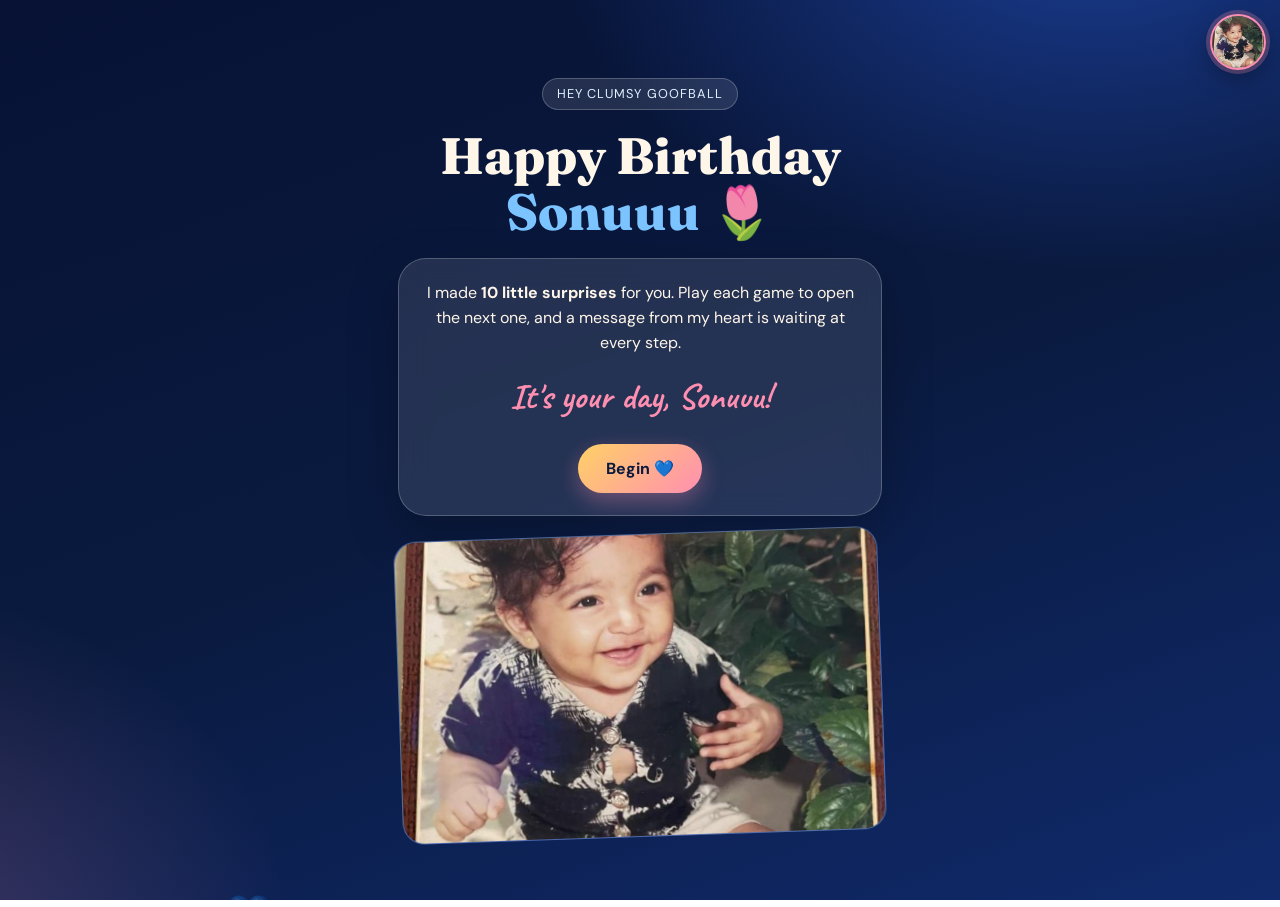
<file: index.html>
<!doctype html>
<html lang="en">
<head>
<meta charset="utf-8">
<meta name="viewport" content="width=device-width,initial-scale=1">
<meta name="robots" content="noindex">
<title>Home Girl💙</title>
<link rel="stylesheet" href="css/style.css">
</head>
<body data-home>
<main class="wrap center">
  <span class="tag">Hey Clumsy GoofBall</span>
  <h1>Happy Birthday<br><em>Sonuuu</em> 🌷</h1>
  <section class="card">
    <p>I made <b>10 little surprises</b> for you. Play each game to open the next one, and a message from my heart is waiting at every step.</p>
    <div id="cd" class="countdown"></div>
    <p id="status" class="script"></p>
    <p id="go" class="nextwrap" hidden><a class="btn" href="surprise2.html">Begin 💙</a></p>
  </section>
  <div class="photo wide tilt" data-src="images/sonia.jpg" data-label="Sonuuu"></div>
</main>
<script src="js/app.js"></script>
<script>
  (function(){
    var s = document.getElementById('status');
    function open(){
      document.getElementById('cd').hidden = true;
      s.textContent = "It's your day, Sonuuu!";
      document.getElementById('go').hidden = false;
    }
    if (SB.preview || new Date() >= SB.UNLOCK) { open(); }
    else { s.textContent = 'Your surprises open at midnight...'; SB.countdown(document.getElementById('cd'), open); }
  })();
</script>
</body>
</html>
</file>
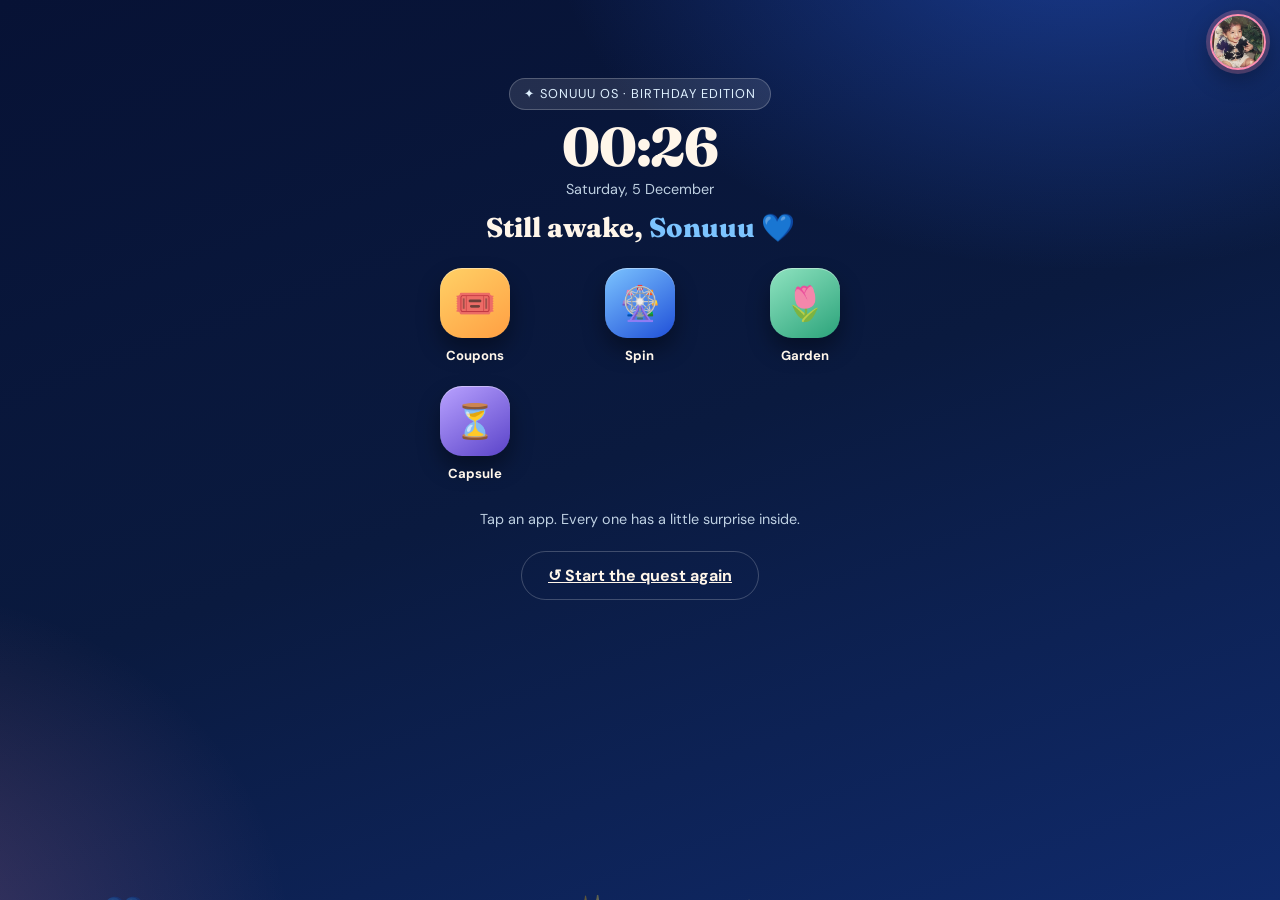
<file: keepsakes.html>
<!doctype html>
<html lang="en">
<head>
<meta charset="utf-8">
<meta name="viewport" content="width=device-width,initial-scale=1">
<meta name="robots" content="noindex">
<title>Sonuuu OS · Keepsakes</title>
<link rel="stylesheet" href="css/style.css">
<link rel="stylesheet" href="css/keepsakes.css">
</head>
<body data-gift="11">
<main class="wrap" id="os">

  <header class="lockscreen center" id="lockscreen">
    <span class="tag">✦ Sonuuu OS · birthday edition</span>
    <p class="clock" id="clock">--:--</p>
    <p class="hint" id="date"></p>
    <h1 id="hello">Hello, <em>Sonuuu</em> 💙</h1>
  </header>

  <section class="apps" id="home" aria-label="Apps">
    <button class="app a-coupons" data-app="coupons"><span class="ico">🎟️</span><b>Coupons</b><i class="badge" id="bd-coupons"></i></button>
    <button class="app a-wheel" data-app="wheel"><span class="ico">🎡</span><b>Spin</b></button>
    <!-- <button class="app a-momo" data-app="momo"><span class="ico">🥟</span><b>Magic Momo</b></button> -->
    <button class="app a-garden" data-app="garden"><span class="ico">🌷</span><b>Garden</b></button>
    <button class="app a-capsule" data-app="capsule"><span class="ico">⏳</span><b>Capsule</b></button>
  </section>
  <p class="hint center" id="homehint">Tap an app. Every one has a little surprise inside.</p>
  <p class="center" id="replay"><a class="btn ghost" href="index.html">↺ Start the quest again</a></p>

  <!-- ===== Open When ===== -->
  <section class="panel" id="p-letters" hidden>
    <div class="pbar"><button class="back">‹ Home</button><h2>Open When</h2></div>
    <p class="hint">Open each one only when the moment is right. They will wait for you.</p>
    <div class="envs" id="envs"></div>
  </section>

  <!-- ===== Coupons ===== -->
  <section class="panel" id="p-coupons" hidden>
    <div class="pbar"><button class="back">‹ Home</button><h2>Coupons</h2></div>
    <p class="hint">Scratch to reveal, then redeem. They never expire.</p>
    <div class="coupons" id="coupons"></div>
  </section>

  <!-- ===== Wheel ===== -->
  <section class="panel center" id="p-wheel" hidden>
    <div class="pbar"><button class="back">‹ Home</button><h2>Spin the Wheel</h2></div>
    <p class="hint">Whatever it lands on, I owe you.</p>
    <div class="wheelwrap">
      <div class="pointer"></div>
      <div class="wheel" id="wheel"></div>
      <div class="hub">💙</div>
    </div>
    <button class="btn" id="spin">Spin</button>
    <div class="card prize" id="prize" aria-live="polite">&nbsp;</div>
  </section>

  <!-- ===== Magic Momo ===== -->
  <section class="panel center" id="p-momo" hidden>
    <div class="pbar"><button class="back">‹ Home</button><h2>Magic Momo</h2></div>
    <p class="hint">Think of a question. Then give the momo a tap.</p>
    <button class="momo" id="momo" aria-label="Ask the magic momo">🥟</button>
    <div class="card answer" id="answer" aria-live="polite">Ask me anything...</div>
  </section>

  <!-- ===== Garden ===== -->
  <section class="panel center" id="p-garden" hidden>
    <div class="pbar"><button class="back">‹ Home</button><h2>Your Garden</h2></div>
    <p class="hint">Tap anywhere to plant a flower. There is no limit.</p>
    <div class="garden" id="garden"></div>
    <p class="script" id="gmsg">&nbsp;</p>
    <button class="btn ghost" id="gclear">Clear the garden</button>
  </section>

  <!-- ===== Capsule ===== -->
  <section class="panel center" id="p-capsule" hidden>
    <div class="pbar"><button class="back">‹ Home</button><h2>Time Capsule</h2></div>
    <div class="capsule">
      <button class="padlock" id="padlock" aria-label="Time capsule lock">🔒</button>
      <p class="hint" id="caphint">A note from me, locked until 3 November 2027.</p>
      <div id="capcd" class="countdown"></div>
      <div id="capnote" hidden><p class="msg" style="text-align:left"></p></div>
    </div>
  </section>
</main>

<!-- letter sheet -->
<div class="sheet" id="sheet" hidden>
  <div class="paper">
    <p class="script" id="sh-title"></p>
    <p class="msg" id="sh-text"></p>
    <button class="btn" id="sh-close">Fold it back 💌</button>
  </div>
</div>
<div class="toast" id="toast" hidden></div>

<script>
  /* ================= EDIT EVERYTHING BELOW ================= */

  /* Open-when letters. e = emoji, t = finishes "Open when ...", b = the letter */
  window.LETTERS = [
    { e: '😢', t: 'you are sad',          b: 'Hey, come here. It is okay to feel sad. Breathe slowly. You have gotten through every hard day so far, and you will get through this one too. I am only a message away, always.' },
    { e: '🥺', t: 'you miss me',          b: 'Missing someone means they matter. I miss you too. Look at our photos, play a song you love, and know that I am thinking of you right now.' },
    { e: '😂', t: 'you need a laugh',     b: 'Remember the time we... (write your funniest memory here). I still laugh about it. Now go laugh, you have my permission.' },
    { e: '🌙', t: 'you cannot sleep',     b: 'Put the phone down, take three slow breaths, and think of one good thing from today. Tomorrow will be kinder. Sleep well, Sonuuu.' },
    { e: '💪', t: 'you doubt yourself',   b: 'You are far more talented, kind and strong than you believe. I have watched you for years. I believe in you, even on the days you do not.' },
    { e: '🎨', t: 'you need inspiration', b: 'Open your colours, pick the first one your eyes land on, and just start. It does not have to be perfect. It only has to be yours.' }
  ];

  /* Coupons. e = emoji, t = title, s = small print */
  window.COUPONS = [
    { e: '🥟', t: 'One momo date, my treat',      s: 'Any place you choose' },
    { e: '🎨', t: 'One art-supply shopping day',  s: 'I carry the bags' },
    { e: '🎬', t: 'One movie night, you pick',    s: 'No complaints from me' },
    { e: '👂', t: 'One long talk, I just listen', s: 'As long as you need' }
  ];

  /* The prize wheel: keep exactly 8 entries. e = emoji on the wheel, t = what she wins */
  window.WHEEL = [
    { e: '🥟', t: 'Momo time! Tell me when you are hungry.' },
    { e: '🎨', t: 'Draw something blue and send it to me.' },
    { e: '🎵', t: 'You pick a song. I listen to it on repeat all day.' },
    { e: '😂', t: 'I owe you one terrible joke.' },
    { e: '🌷', t: 'A flower, just because.' },
    { e: '💬', t: 'Ask me anything. I will answer honestly.' },
    { e: '🎁', t: 'A small wish. Name it (within reason).' }
  ];

  /* The note she can open on 3 Nov 2027 (new line = &#10; is not needed here, just use \n) */
  window.CAPSULE_NOTE = 'Dear Sonuuu,\n\nIt has been a whole year! Write here what you hope happened this year, what you want to tell her now, and a promise for the next one.\n\nHappy Birthday again. 💙\nDP';
</script>
<script src="js/app.js"></script>
<script src="js/keepsakes.js"></script>
</body>
</html>
</file>
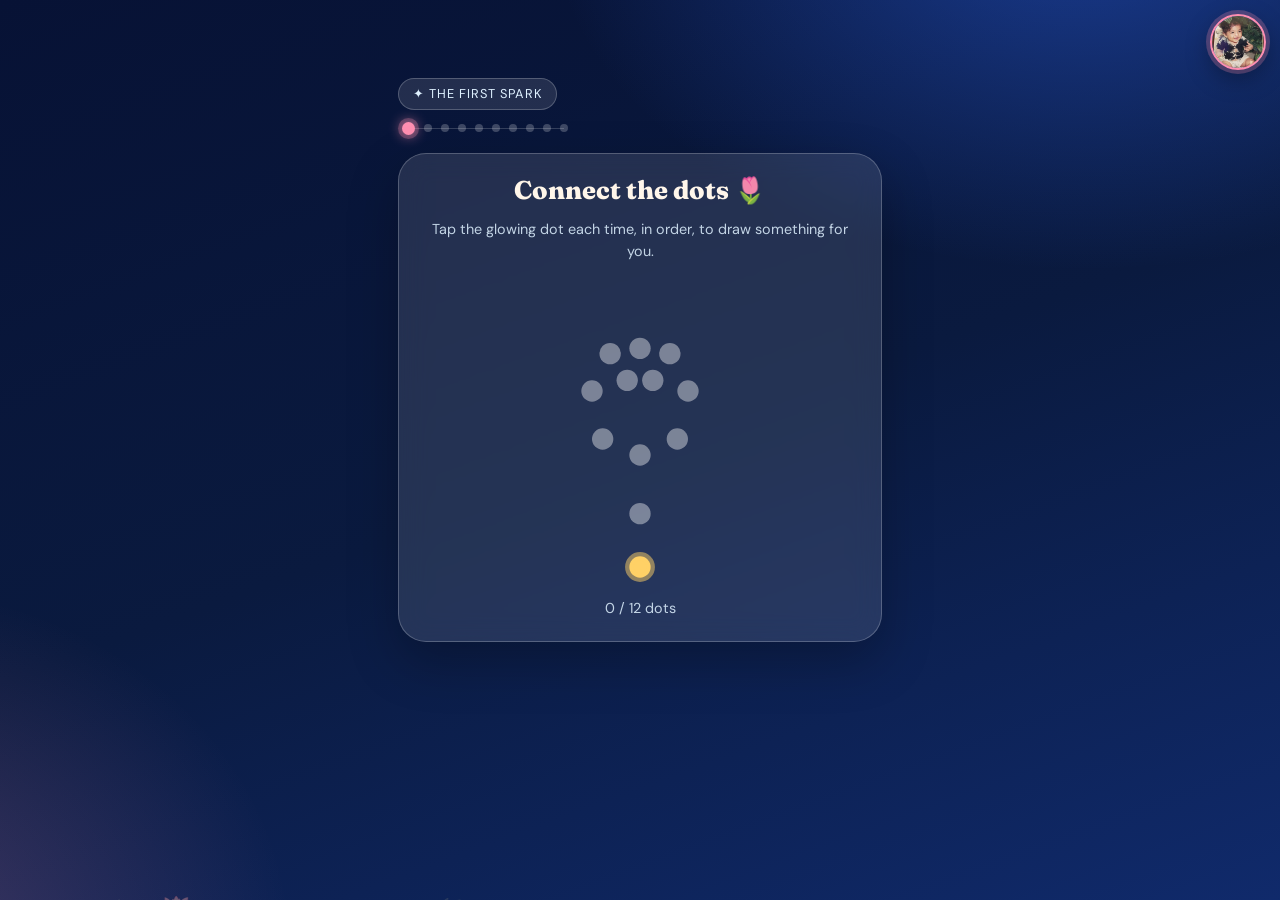
<file: surprise1.html>
<!doctype html>
<html lang="en">
<head>
<meta charset="utf-8">
<meta name="viewport" content="width=device-width,initial-scale=1">
<meta name="robots" content="noindex">
<title>The First Spark · Sonuuu</title>
<link rel="stylesheet" href="css/style.css">
</head>
<body data-gift="1">
<main class="wrap">
  <span class="tag">✦ The First Spark</span>
  <section class="card center" id="game">
    <h2>Connect the dots 🌷</h2>
    <p class="hint">Tap the glowing dot each time, in order, to draw something for you.</p>
    <svg id="stitch" viewBox="0 0 300 300" aria-label="Dot game"></svg>
    <p class="hint" id="count">0 / 12 dots</p>
  </section>

  <section class="card reveal" id="gift" hidden>
    <div class="photo" data-src="images/s1.JPEG" data-label="Surprise one"></div>
    <h2 class="script">A hug you can wear</h2>
    <!-- EDIT YOUR MESSAGE in data-text below -->
    <p class="msg" id="msg" data-text="Sonuuu, every stitch on this hoodie carries a little bit of care. I wanted you to have something that feels like a warm hug on your cold days and your tired days.&#10;&#10;Wear it and remember that someone is always proud of you. janmdinni hardik shubhechhao sonuuu!"></p>
    <p class="nextwrap"><a class="btn" href="surprise6.html">Follow the spark ✨</a></p>
  </section>
</main>
<script src="js/app.js"></script>
<script src="js/g1.js"></script>
</body>
</html>
</file>
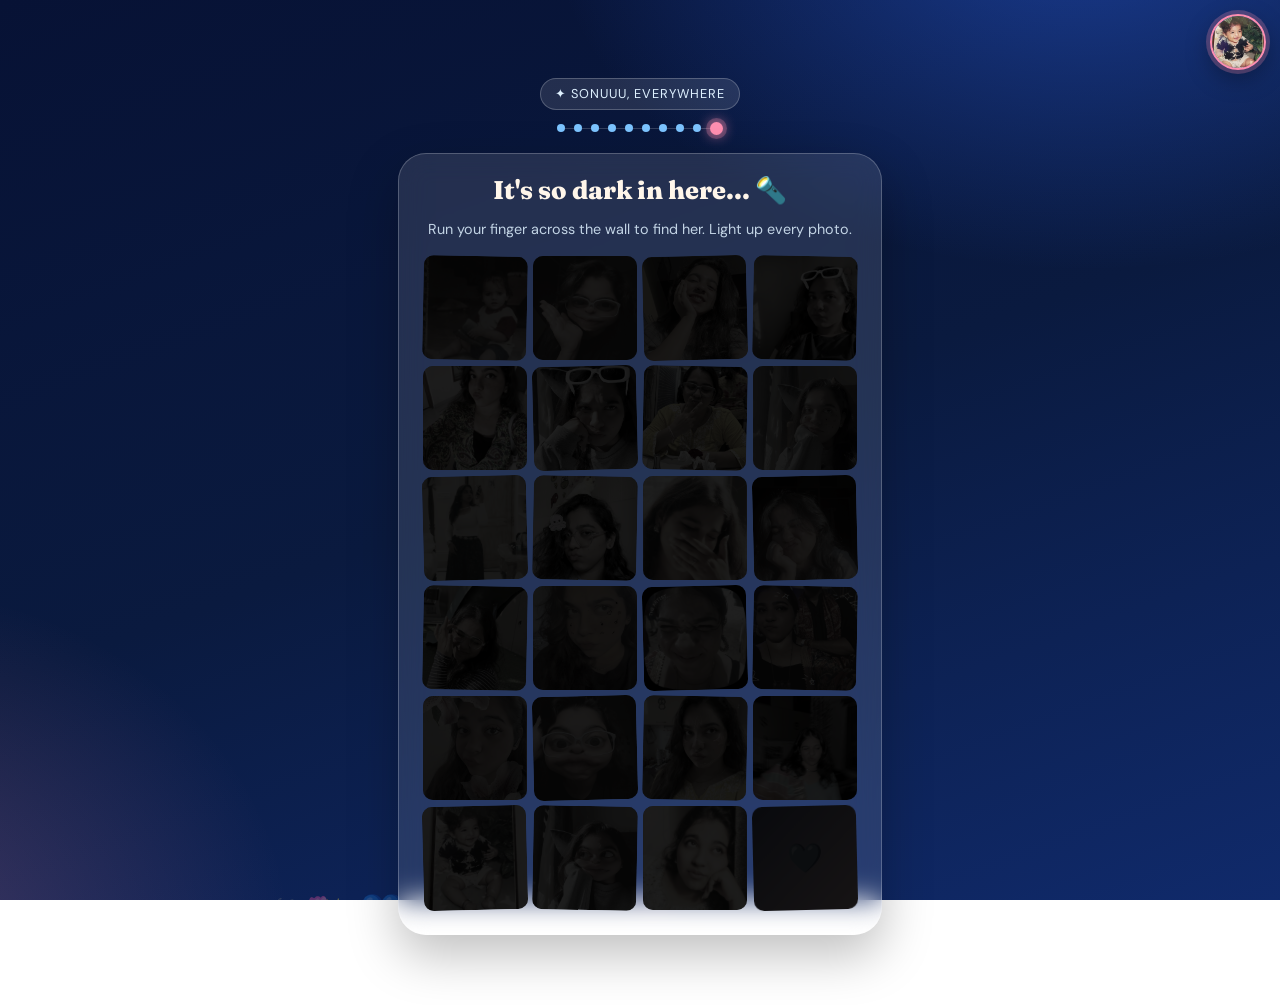
<file: surprise10.html>
<!doctype html>
<html lang="en">
<head>
<meta charset="utf-8">
<meta name="viewport" content="width=device-width,initial-scale=1">
<meta name="robots" content="noindex">
<title>Sonuuu, Everywhere · Sonuuu</title>
<link rel="stylesheet" href="css/style.css">
</head>
<body data-gift="10">
<main class="wrap center">
  <span class="tag">✦ Sonuuu, Everywhere</span>

  <section class="card" id="game">
    <h2 id="wtitle">It's so dark in here... 🔦</h2>
    <p class="hint" id="whint">Run your finger across the wall to find her. Light up every photo.</p>
    <div class="wall" id="wall"><div class="beam" id="beam"></div></div>
    <button class="btn ghost" id="lights" hidden>Turn on the lights 💡</button>
  </section>

  <section class="card reveal" id="gift" hidden>
    <h2 class="script">Look how bright you shine</h2>
    <!-- EDIT YOUR MESSAGE in data-text below (&#10; = new line) -->
    <p class="msg" id="msg" data-text="Do you see it now? Every single photo has one thing in common: you, lighting up the frame.&#10;&#10;You walk into a room and it gets warmer. You laugh and everyone around you starts smiling too. You never notice the light you carry, so I wanted you to see it from the outside, just once.&#10;&#10;Never dim yourself for anyone, Sonuuu. The world is brighter with you in it, and so is my life.&#10;&#10;Happy Birthday, my brightest star. 💙"></p>
    <p class="nextwrap"><a class="btn" href="keepsakes.html">Open your keepsakes 🎁</a></p>
  </section>
</main>

<div class="lightbox" id="lb" hidden>
  <div id="lbphoto"></div>
  <p class="script" id="lbcap">Sonuuu 💙</p>
  <button class="btn" id="lbx">Close</button>
</div>

<script src="js/app.js"></script>
<script src="js/g10.js"></script>
</body>
</html>
</file>
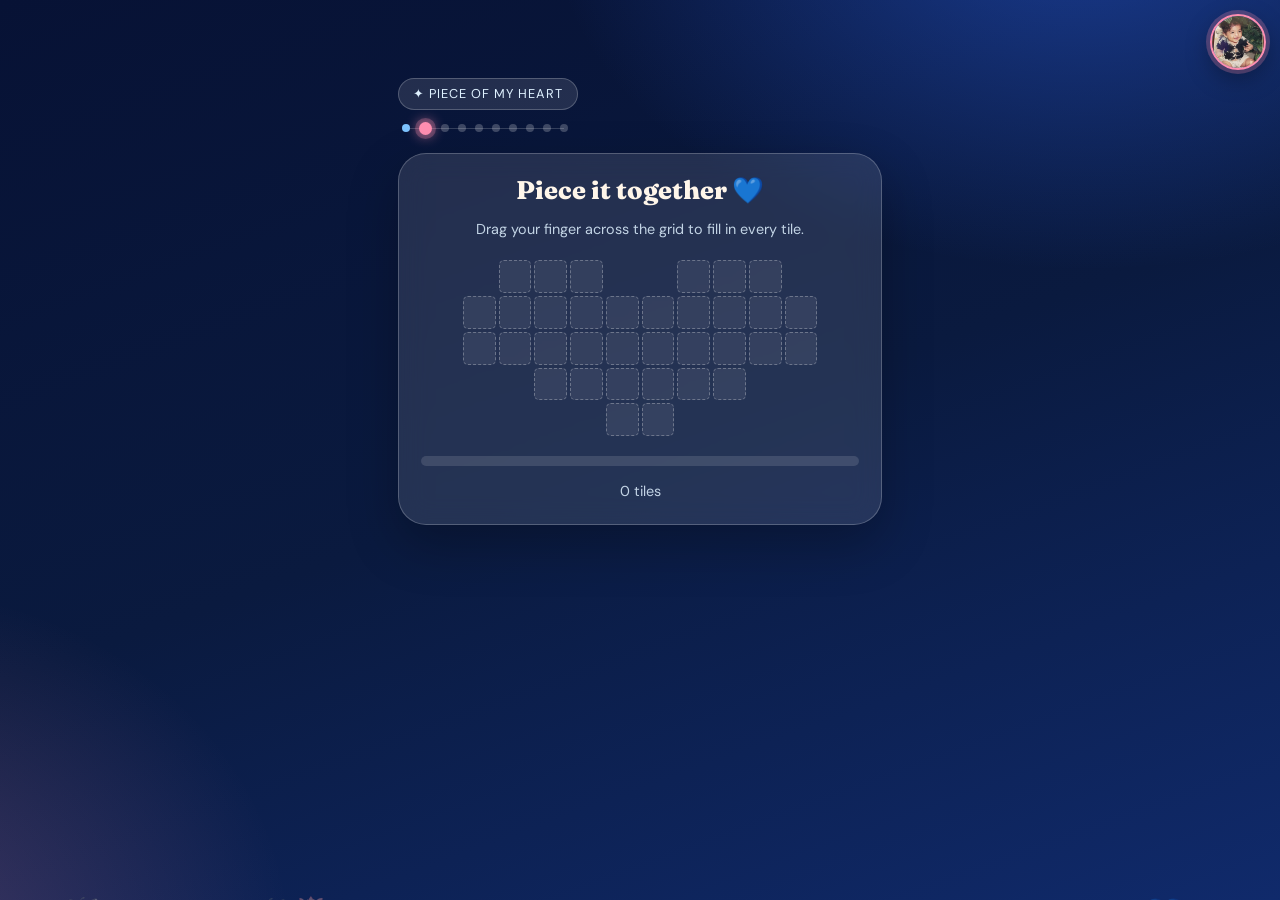
<file: surprise2.html>
<!doctype html>
<html lang="en">
<head>
<meta charset="utf-8">
<meta name="viewport" content="width=device-width,initial-scale=1">
<meta name="robots" content="noindex">
<title>Piece of My Heart · Sonuuu</title>
<link rel="stylesheet" href="css/style.css">
</head>
<body data-gift="2">
<main class="wrap">
  <span class="tag">✦ Piece of My Heart</span>
  <section class="card center" id="game">
    <h2>Piece it together 💙</h2>
    <p class="hint">Drag your finger across the grid to fill in every tile.</p>
    <div class="tile-grid" id="grid"></div>
    <div class="bar"><i id="bar"></i></div>
    <p class="hint" id="count">0 tiles</p>
  </section>

  <section class="card reveal" id="gift" hidden>
    <div class="photo" data-src="images/s2.jpg" data-label="Surprise two"></div>
    <h2 class="script">Built piece by piece</h2>
    <!-- EDIT YOUR MESSAGE in data-text below -->
    <p class="msg" id="msg" data-text="Some things are best built slowly, brick by brick, like this Ferrari and like our friendship.&#10;&#10;Take your time with it, make a mess, put on your favourite songs and enjoy every click. Happiest Birthday, Sonuuu 💙"></p>
    <p class="nextwrap"><a class="btn" href="surprise3.html">Find the next piece 💙</a></p>
  </section>
</main>
<script src="js/app.js"></script>
<script src="js/g2.js"></script>
</body>
</html>
</file>
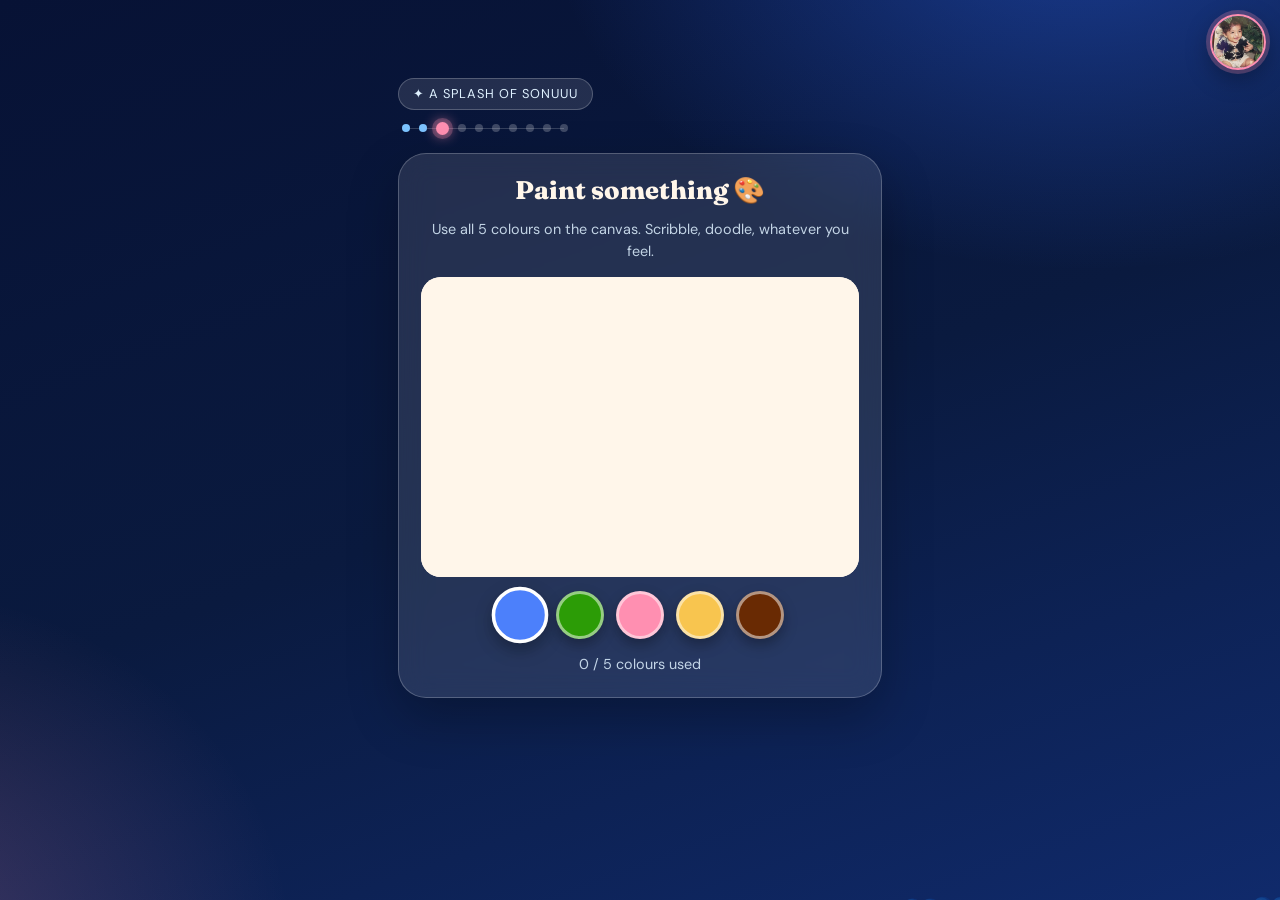
<file: surprise3.html>
<!doctype html>
<html lang="en">
<head>
<meta charset="utf-8">
<meta name="viewport" content="width=device-width,initial-scale=1">
<meta name="robots" content="noindex">
<title>A Splash of Sonuuu · Sonuuu</title>
<link rel="stylesheet" href="css/style.css">
</head>
<body data-gift="3">
<main class="wrap">
  <span class="tag">✦ A Splash of Sonuuu</span>
  <section class="card center" id="game">
    <h2>Paint something 🎨</h2>
    <p class="hint">Use all 5 colours on the canvas. Scribble, doodle, whatever you feel.</p>
    <canvas id="paint"></canvas>
    <div class="pots" id="pots">
      <button class="pot sel" data-c="#4c80fb" style="background:#4c80fb" aria-label="Sky blue"></button>
      <button class="pot" data-c="#2c9c06" style="background:#2c9c06" aria-label="Leaf Green"></button>
      <button class="pot" data-c="#ff8fb1" style="background:#ff8fb1" aria-label="Tulip pink"></button>
      <button class="pot" data-c="#f8c54f" style="background:#f8c54f" aria-label="Sunshine"></button>
      <button class="pot" data-c="#692a03" style="background:#692a03" aria-label="Browm"></button>
    </div>
    <p class="hint" id="count">0 / 5 colours used</p>
  </section>

  <section class="card reveal" id="gift" hidden>
    <div class="photo" data-src="images/s3.jpg" data-label="Surprise three"></div>
    <h2 class="script">For your beautiful hands</h2>
    <!-- EDIT YOUR MESSAGE in data-text below -->
    <p class="msg" id="msg" data-text="For the girl who makes the world prettier with her art. I hope these colours never run out, and neither do your ideas.&#10;&#10;Paint something for me 👉👈. Paint the bad days away. Paint whatever you feel hehehe."></p>
    <p class="nextwrap"><a class="btn" href="surprise4.html">Colour outside the lines 🎨</a></p>
  </section>
</main>
<script src="js/app.js"></script>
<script src="js/g3.js"></script>
</body>
</html>
</file>
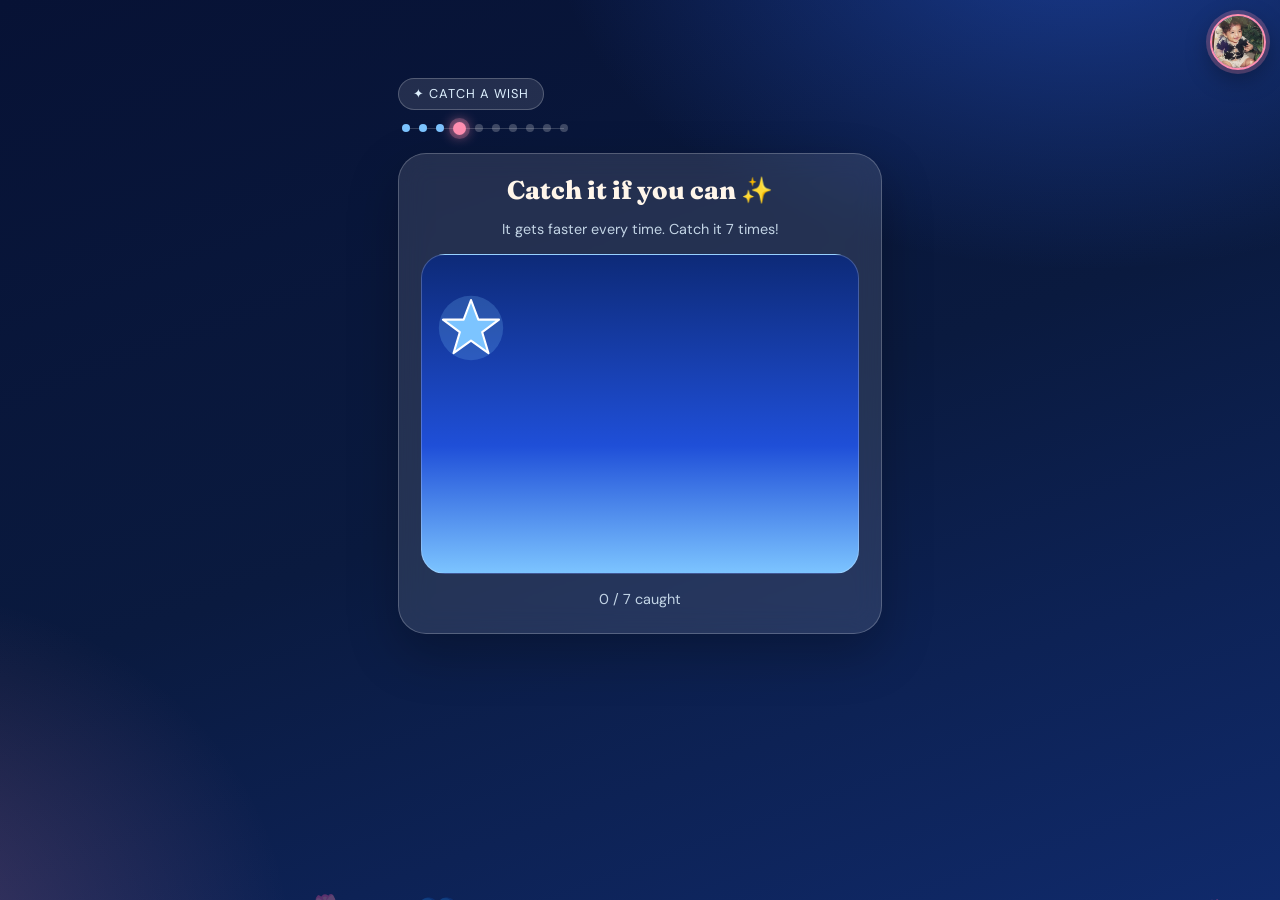
<file: surprise4.html>
<!doctype html>
<html lang="en">
<head>
<meta charset="utf-8">
<meta name="viewport" content="width=device-width,initial-scale=1">
<meta name="robots" content="noindex">
<title>Catch a Wish · Sonuuu</title>
<link rel="stylesheet" href="css/style.css">
</head>
<body data-gift="4">
<main class="wrap">
  <span class="tag">✦ Catch a Wish</span>
  <section class="card center" id="game">
    <h2>Catch it if you can ✨</h2>
    <p class="hint">It gets faster every time. Catch it 7 times!</p>
    <div class="sky" id="sky">
      <div class="catchme" id="catchme" role="button" aria-label="Catch the star">
        <svg viewBox="0 0 100 100">
          <circle cx="50" cy="50" r="46" fill="#7cc4ff" opacity=".22"/>
          <polygon points="50,10 60.5,38 90,38 66,56 75,86 50,68 25,86 34,56 10,38 39.5,38"
            fill="#7cc4ff" stroke="#ffffff" stroke-width="3" stroke-linejoin="round"/>
        </svg>
      </div>
    </div>
    <p class="hint" id="count">0 / 7 caught</p>
  </section>

  <section class="card reveal" id="gift" hidden>
    <div class="photo" data-src="images/s4.jpg" data-label="Surprise four"></div>
    <h2 class="script">Your little blue chaos buddy</h2>
    <!-- EDIT YOUR MESSAGE in data-text below -->
    <p class="msg" id="msg" data-text="You caught it! Meet your new partner in dreams: blue, a little wild, and completely loyal. Ohana means family, and you are mine.&#10;&#10;Keep it close on stressful days, hug it on the sad ones, and remember you are my favourite person. janmdin diyan lakh lakh vadhaiyan Sonuuu"></p>
    <p class="nextwrap"><a class="btn" href="surprise5.html">Catch the next wish 🌠</a></p>
  </section>
</main>
<script src="js/app.js"></script>
<script src="js/g4.js"></script>
</body>
</html>
</file>
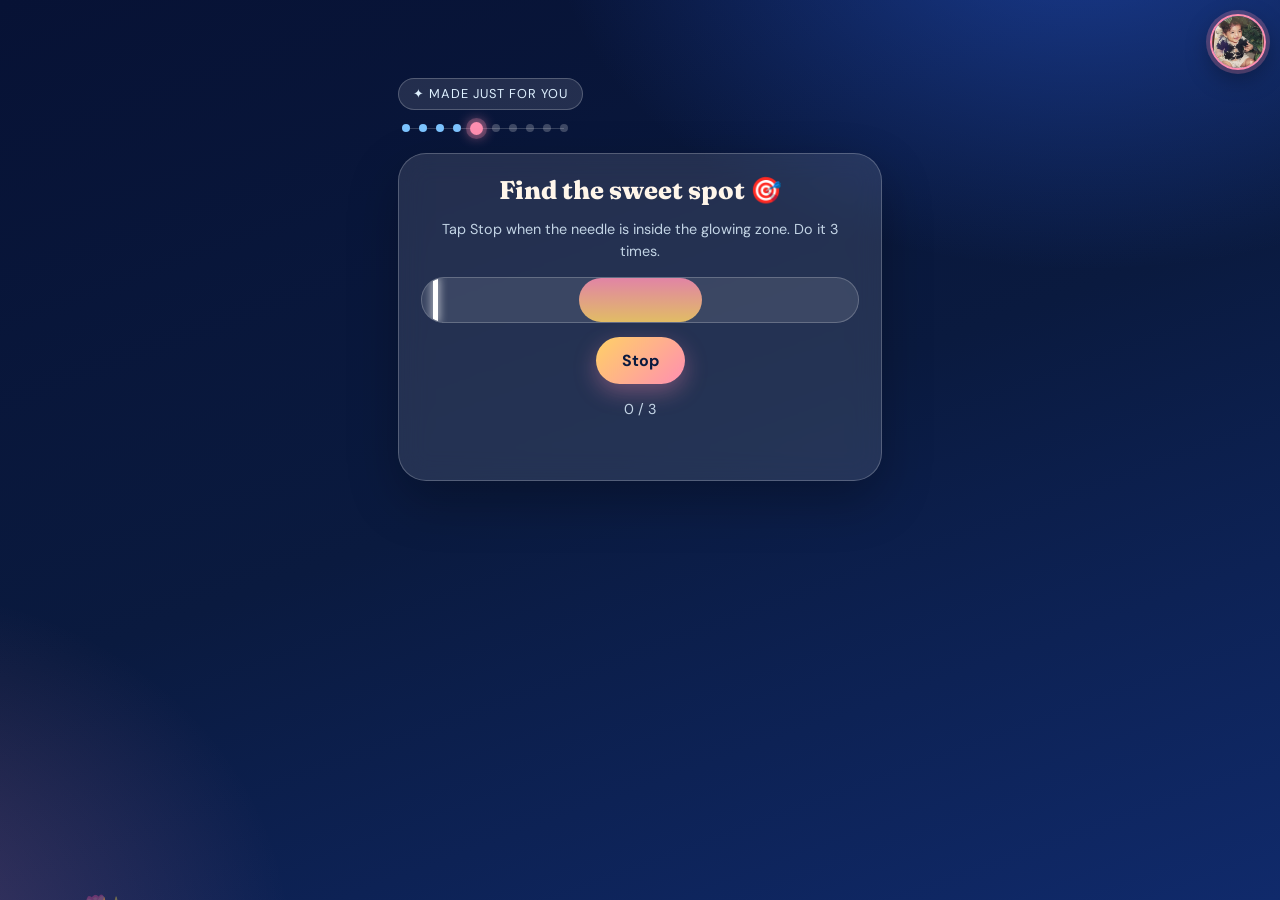
<file: surprise5.html>
<!doctype html>
<html lang="en">
<head>
<meta charset="utf-8">
<meta name="viewport" content="width=device-width,initial-scale=1">
<meta name="robots" content="noindex">
<title>Made Just For You · Sonuuu</title>
<link rel="stylesheet" href="css/style.css">
</head>
<body data-gift="5">
<main class="wrap">
  <span class="tag">✦ Made Just For You</span>
  <section class="card center" id="game">
    <h2>Find the sweet spot 🎯</h2>
    <p class="hint">Tap Stop when the needle is inside the glowing zone. Do it 3 times.</p>
    <div class="meter" id="meter"><div class="zone" id="zone"></div><div class="needle" id="needle"></div></div>
    <button class="btn" id="stop">Stop</button>
    <p class="hint" id="count">0 / 3</p>
    <p class="fb" id="fb"></p>
  </section>

  <section class="card reveal" id="gift" hidden>
    <div class="photo" data-src="images/s5.JPEG" data-label="Surprise five"></div>
    <h2 class="script">Made with my own hands</h2>
    <!-- EDIT YOUR MESSAGE in data-text below (tell her what you made and why) -->
    <p class="msg" id="msg" data-text="This one is not from a shop. I made it for you myself😋, a little messy, a little nervous, and with a lot of love.&#10;&#10;It may not be perfect, I hope it makes you smile. shubho jonmodin Sonuu"></p>
    <p class="nextwrap"><a class="btn" href="surprise1.html">Let's look back 📷</a></p>
  </section>
</main>
<script src="js/app.js"></script>
<script src="js/g5.js"></script>
</body>
</html>
</file>
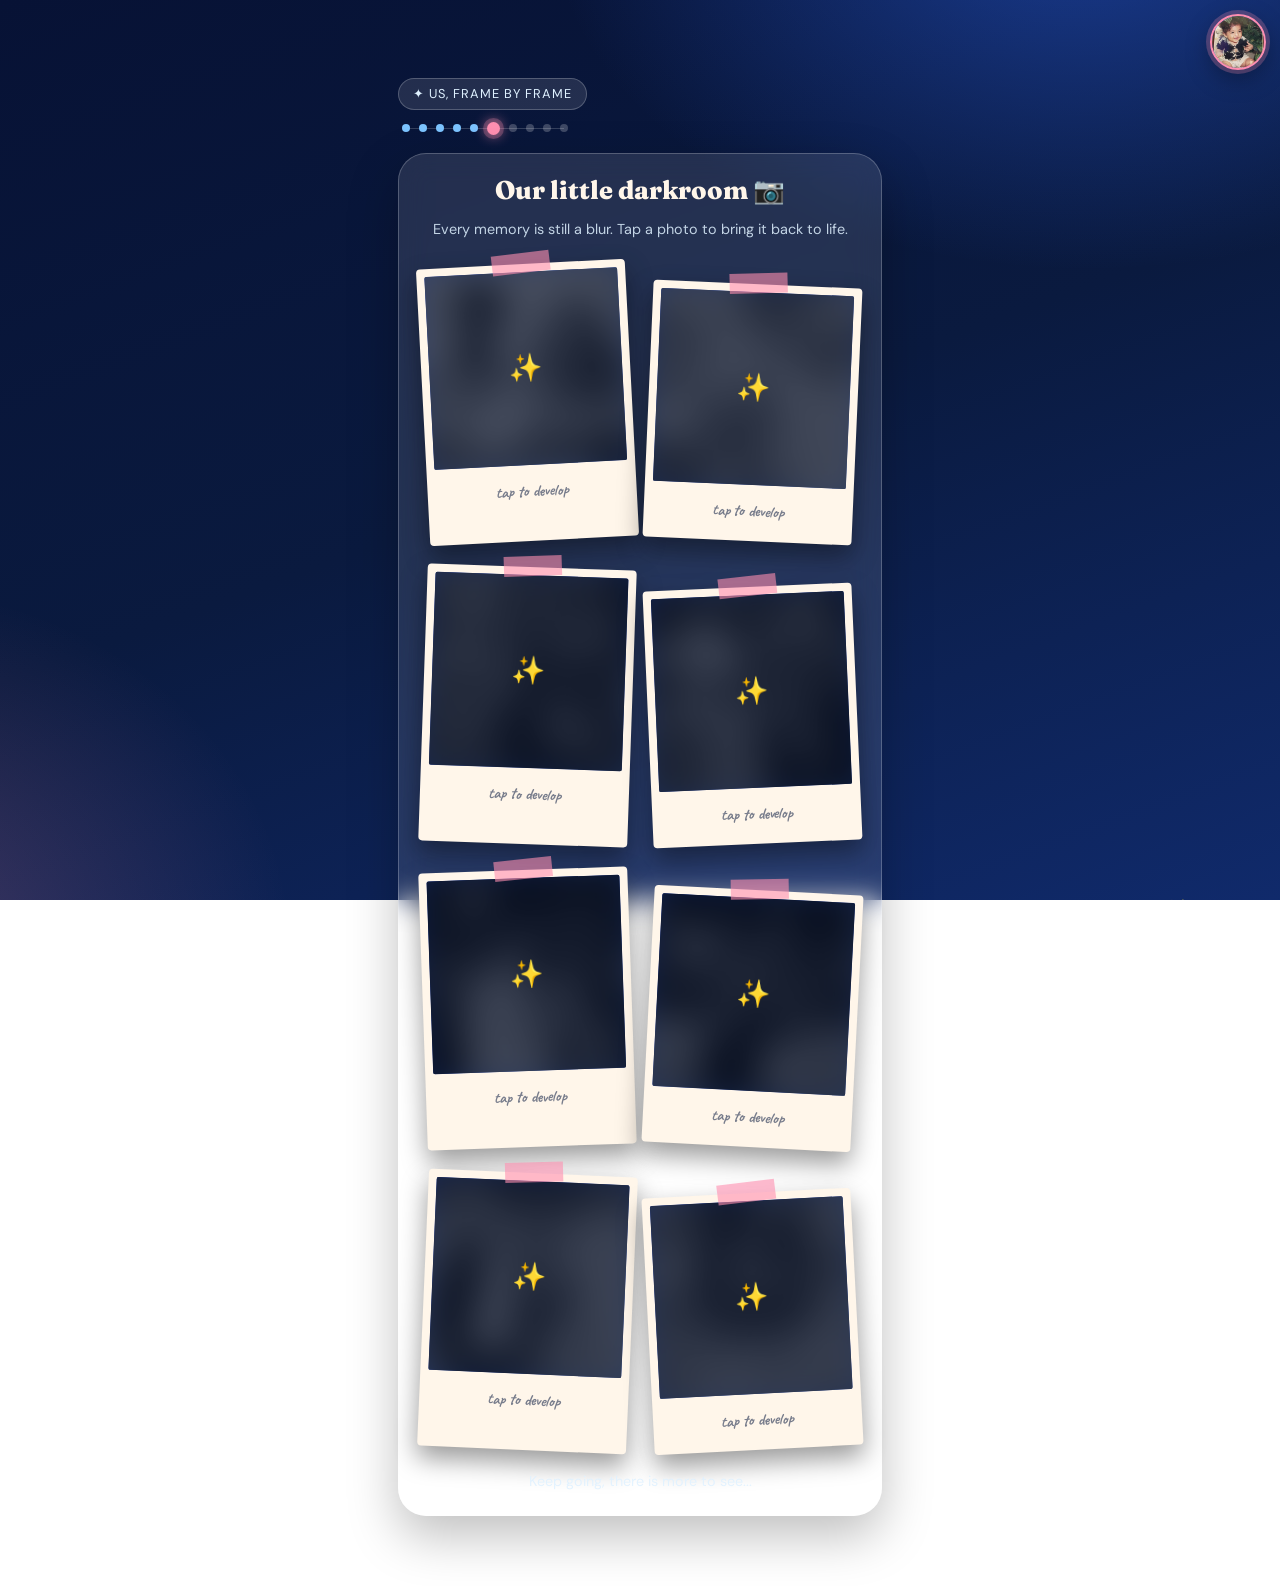
<file: surprise6.html>
<!doctype html>
<html lang="en">
<head>
<meta charset="utf-8">
<meta name="viewport" content="width=device-width,initial-scale=1">
<meta name="robots" content="noindex">
<title>Us, Frame by Frame · Sonuuu</title>
<link rel="stylesheet" href="css/style.css">
</head>
<body data-gift="6">
<main class="wrap">
  <span class="tag">✦ Us, Frame by Frame</span>
  <section class="card center" id="game">
    <h2>Our little darkroom 📷</h2>
    <p class="hint">Every memory is still a blur. Tap a photo to bring it back to life.</p>
    <div class="polas" id="polas"></div>
    <p class="hint" id="nudge">Keep going, there is more to see...</p>
  </section>

  <section class="card reveal" id="gift" hidden>
    <h2 class="script">Look at us 💙</h2>
    <!-- EDIT YOUR MESSAGE in data-text below (&#10; = new line) -->
    <p class="msg" id="msg" data-text="Every one of these pictures is a little piece of my heart that I never want to lose.&#10;&#10;Behind each smile is a day I felt lucky to have you beside me. You have been my laughter on the good days and my calm on the hard ones, and somewhere along the way you became my home in a person.&#10;&#10;I may not say it enough, but you mean more to me than any photo could ever show. I just hope these come close.&#10;&#10;Here is to every picture we have taken, and to the thousand more we will take together."></p>
    <p class="nextwrap"><a class="btn" href="surprise7.html">Go pick some flowers 🌷</a></p>
  </section>
</main>

<script>
  /* EDIT THE CAPTIONS (one per photo, in order). Photos: images/us1.jpg, us2.jpg ... in the same order. */
  window.MEMORIES = [
    'Where I feel most at home',
    'Our kind of happy',
    'Still my favourite person',
    'No filter needed',
    'The moments I never want to forget',
    'Proof that we are a team',
    'My best friend, always',
    'And this is only the beginning'
  ];
</script>
<script src="js/app.js"></script>
<script src="js/g6.js"></script>
</body>
</html>
</file>
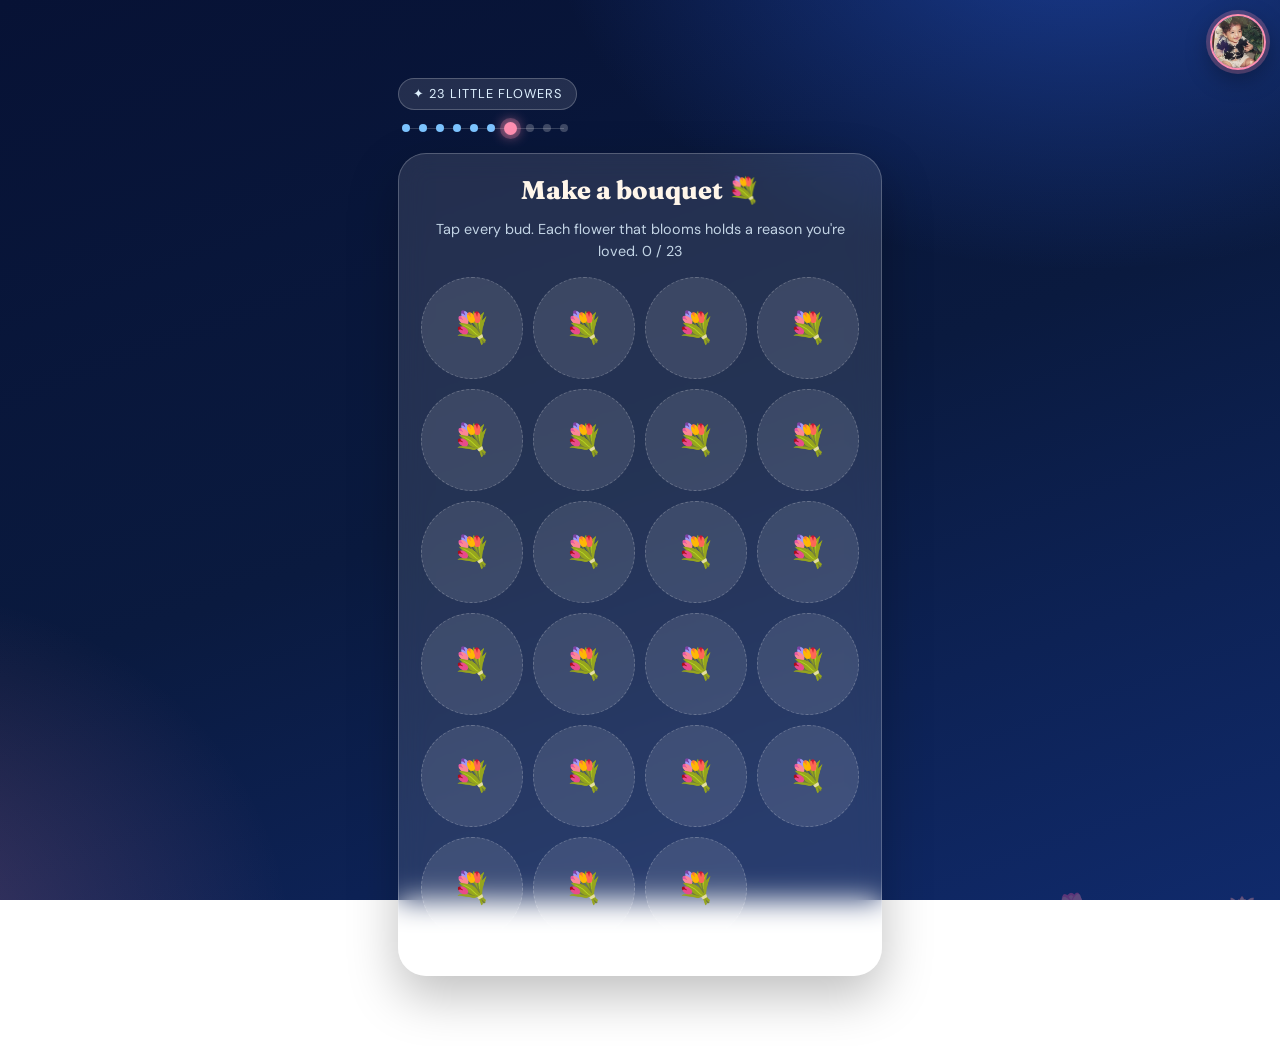
<file: surprise7.html>
<!doctype html>
<html lang="en">
<head>
<meta charset="utf-8">
<meta name="viewport" content="width=device-width,initial-scale=1">
<meta name="robots" content="noindex">
<title>23 Little Flowers · Sonuuu</title>
<link rel="stylesheet" href="css/style.css">
</head>
<body data-gift="7">
<main class="wrap">
  <span class="tag">✦ 23 Little Flowers</span>
  <section class="card center" id="game">
    <h2>Make a bouquet 💐</h2>
    <p class="hint">Tap every bud. Each flower that blooms holds a reason you're loved. <span id="count">0 / 12</span></p>
    <div class="blooms" id="blooms"></div>
    <ul class="reasons" id="reasons"></ul>
  </section>

  <section class="card reveal" id="gift" hidden>
    <h2 class="script">23 reasons, and a thousand more</h2>
    <!-- EDIT YOUR MESSAGE in data-text below -->
    <p class="msg" id="msg" data-text="I could never fit all of it in 23 flowers. But I hope you read them and believe every one.&#10;&#10;You are loved, Sonuuu, exactly the way you are. 💙"></p>
    <p class="nextwrap"><a class="btn" href="surprise8.html">Now listen closely 🎧</a></p>
  </section>
</main>

<script>
  /* EDIT YOUR 12 REASONS HERE (make them personal!) */
  window.REASONS = [

'You make ordinary days feel special.',
'The way you see the world through your art.',
'You listen without judging.',
'Your laugh makes my whole day better.',
'You stayed when things were hard.',
'You are brave in quiet ways.',
'You make me want to be a better person.',
'You are kind to everyone, even when no one is watching.',
'You are honest with me, always.',
'You make bad days feel lighter.',
'You make me feel safe enough to be myself.',
'You notice things about me that others dont.',
'You never make me feel like I have to pretend.',
'You have a beautiful way of expressing your feelings.',
'You get excited about the little things in life.',
'You know how to make me smile without even trying.',
'You respect my feelings, even when you dont fully understand them.',
'You have a heart that cares more than you let on.',
'You make silence feel comfortable instead of awkward.',
'You inspire me with the way you keep going, even when life gets difficult.',
'You make me feel appreciated in the smallest ways.',
'You are uniquely yourself, and there is no one quite like you',
'You are simply you, and that is more than enough.',
  ];
</script>
<script src="js/app.js"></script>
<script src="js/g7.js"></script>
</body>
</html>
</file>
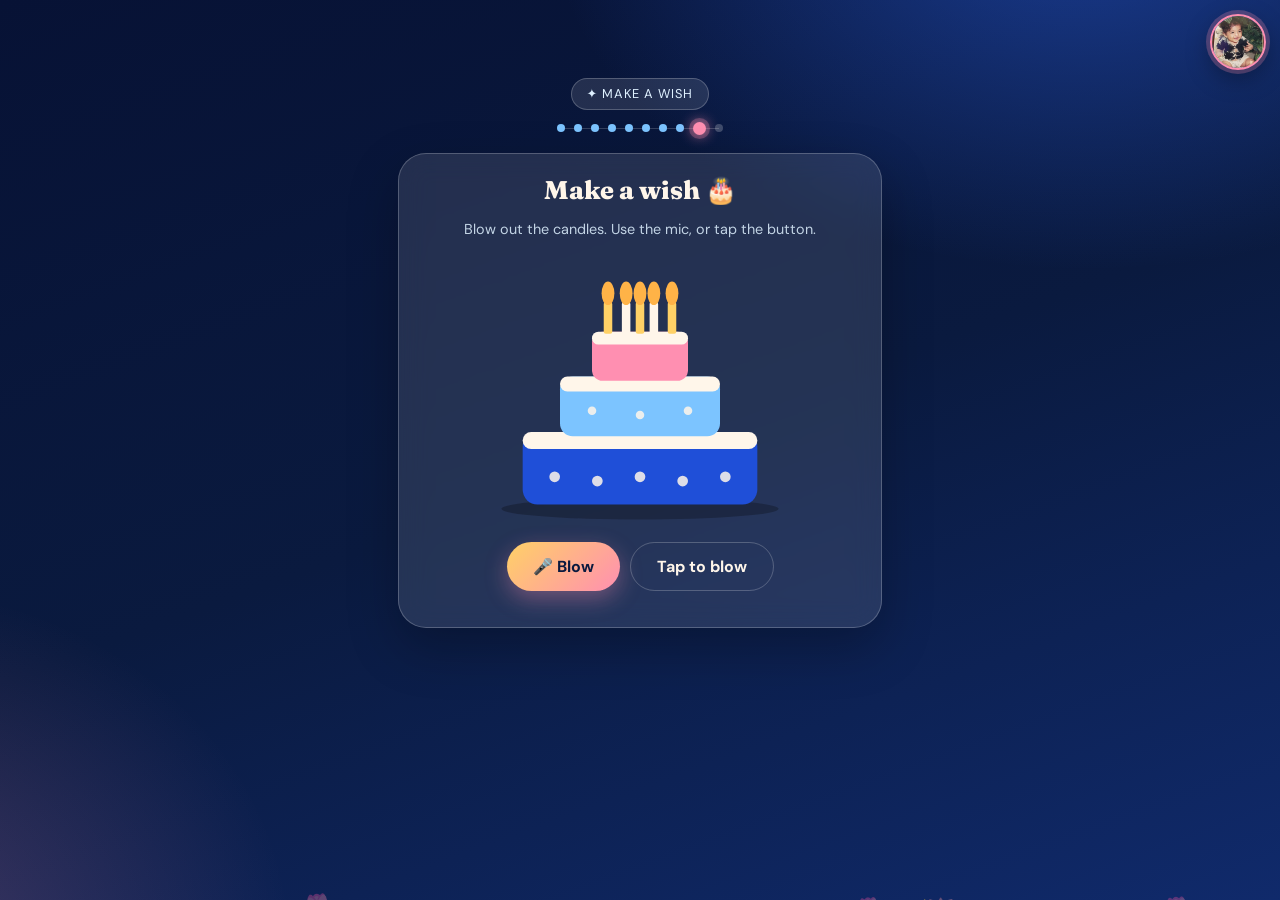
<file: surprise9.html>
<!doctype html>
<html lang="en">
<head>
<meta charset="utf-8">
<meta name="viewport" content="width=device-width,initial-scale=1">
<meta name="robots" content="noindex">
<title>Make a Wish · Sonuuu</title>
<link rel="stylesheet" href="css/style.css">
</head>
<body data-gift="9">
<main class="wrap center">
  <span class="tag">✦ Make a Wish</span>

  <section class="card" id="game">
    <h2>Make a wish 🎂</h2>
    <p class="hint">Blow out the candles. Use the mic, or tap the button.</p>
    <svg id="cake" viewBox="0 0 300 270" aria-label="Birthday cake with candles">
      <ellipse cx="150" cy="252" rx="130" ry="10" fill="#000" opacity=".25"/>
      <rect x="40" y="180" width="220" height="68" rx="14" fill="#1f4fd8"/>
      <rect x="40" y="180" width="220" height="16" rx="8" fill="#fff6ea"/>
      <rect x="75" y="128" width="150" height="56" rx="12" fill="#7cc4ff"/>
      <rect x="75" y="128" width="150" height="14" rx="7" fill="#fff6ea"/>
      <rect x="105" y="86" width="90" height="46" rx="10" fill="#ff8fb1"/>
      <rect x="105" y="86" width="90" height="12" rx="6" fill="#fff6ea"/>
      <g fill="#fff6ea" opacity=".85">
        <circle cx="70" cy="222" r="5"/><circle cx="110" cy="226" r="5"/><circle cx="150" cy="222" r="5"/><circle cx="190" cy="226" r="5"/><circle cx="230" cy="222" r="5"/>
        <circle cx="105" cy="160" r="4"/><circle cx="150" cy="164" r="4"/><circle cx="195" cy="160" r="4"/>
      </g>
      <g id="candles">
        <rect x="116" y="58" width="8" height="30" rx="2" fill="#ffd166"/><ellipse class="flame" cx="120" cy="50" rx="6" ry="11" fill="#ffb347"/>
        <rect x="133" y="58" width="8" height="30" rx="2" fill="#fff6ea"/><ellipse class="flame" cx="137" cy="50" rx="6" ry="11" fill="#ffb347"/>
        <rect x="146" y="58" width="8" height="30" rx="2" fill="#ffd166"/><ellipse class="flame" cx="150" cy="50" rx="6" ry="11" fill="#ffb347"/>
        <rect x="159" y="58" width="8" height="30" rx="2" fill="#fff6ea"/><ellipse class="flame" cx="163" cy="50" rx="6" ry="11" fill="#ffb347"/>
        <rect x="176" y="58" width="8" height="30" rx="2" fill="#ffd166"/><ellipse class="flame" cx="180" cy="50" rx="6" ry="11" fill="#ffb347"/>
      </g>
    </svg>
    <div class="row">
      <button class="btn" id="mic">🎤 Blow</button>
      <button class="btn ghost" id="tap">Tap to blow</button>
    </div>
    <p class="hint" id="fb"></p>
  </section>

  <section class="card reveal" id="gift" hidden>
    <div class="photo wide tilt" data-src="images/sonia.jpg" data-label="Sonuuu"></div>
    <h2 class="final">Happy Birthday,<br><em>Sonuuu</em> 🌷</h2>
    <!-- EDIT YOUR MESSAGE in data-text below -->
    <p class="msg" id="msg" data-text="I hope your wish comes true. And if it needs a little help, you know who to call.&#10;&#10;Now let me show you something I have been wanting you to see. 💙"></p>
    <p class="nextwrap"><a class="btn" href="surprise10.html">Turn on the lights 💡</a></p>
  </section>
</main>
<script src="js/app.js"></script>
<script src="js/g9.js"></script>
</body>
</html>
</file>
<file: css/style.css>
@import url('https://fonts.googleapis.com/css2?family=Caveat:wght@500;700&family=DM+Sans:wght@400;500;700&family=Fraunces:opsz,wght@9..144,600;9..144,800&display=swap');

:root{
  --navy:#0a1a3f; --royal:#1f4fd8; --sky:#7cc4ff; --ice:#dff1ff;
  --pink:#ff8fb1; --cream:#fff6ea; --gold:#ffd166;
  --glass:rgba(255,255,255,.11); --line:rgba(255,255,255,.22);
}
*{box-sizing:border-box;margin:0;padding:0}
html{-webkit-text-size-adjust:100%}
body{
  min-height:100vh;color:var(--cream);font-family:'DM Sans',system-ui,sans-serif;line-height:1.55;
  background:
    radial-gradient(900px 600px at 85% -10%,rgba(47,107,255,.45),transparent 60%),
    radial-gradient(700px 600px at -10% 105%,rgba(255,143,177,.22),transparent 60%),
    linear-gradient(160deg,#071235,#0a1a3f 50%,#102a6b);
  background-attachment:fixed;overflow-x:hidden;
}
[hidden]{display:none!important}

/* floating flowers */
.floaters{position:fixed;inset:0;pointer-events:none;overflow:hidden;z-index:0}
.floaters span{position:absolute;bottom:-40px;opacity:.35;animation:rise linear infinite}
@keyframes rise{to{transform:translateY(-115vh) rotate(25deg)}}

/* avatar of Sonuuu on every page */
.avatar{position:fixed;top:14px;right:14px;z-index:50;width:56px;height:56px;border-radius:50%;overflow:hidden;
  border:2px solid var(--pink);box-shadow:0 0 0 4px rgba(255,143,177,.25),0 8px 24px rgba(0,0,0,.35);
  background:linear-gradient(135deg,var(--royal),var(--pink));display:grid;place-items:center;font:800 1.4rem 'Fraunces',serif}
.avatar img{position:absolute;inset:0;width:100%;height:100%;object-fit:cover}

.wrap{position:relative;z-index:1;max-width:520px;margin:0 auto;padding:78px 18px 70px;display:flex;flex-direction:column;gap:18px}
.center{text-align:center}
.tag{display:inline-block;align-self:flex-start;padding:5px 14px;border:1px solid var(--line);border-radius:99px;
  background:var(--glass);font-size:.8rem;letter-spacing:.08em;text-transform:uppercase;color:var(--ice)}
.center .tag{align-self:center}
h1,h2{font-family:'Fraunces',serif;font-weight:800;line-height:1.1}
h1{font-size:clamp(2.2rem,9vw,3.2rem)}
h2{font-size:1.6rem}
.script{font-family:'Caveat',cursive;font-weight:700;font-size:2.2rem;color:var(--pink)}
em{font-style:normal;color:var(--sky)}
.card{background:var(--glass);border:1px solid var(--line);border-radius:28px;padding:22px;
  backdrop-filter:blur(14px);-webkit-backdrop-filter:blur(14px);box-shadow:0 20px 50px rgba(0,0,0,.25)}
.card>*+*{margin-top:14px}
.hint{font-size:.9rem;color:var(--ice);opacity:.85}
.big{font-size:3.4rem}

.btn{display:inline-block;border:0;border-radius:99px;padding:13px 26px;font:700 1rem 'DM Sans',sans-serif;cursor:pointer;
  color:var(--navy);background:linear-gradient(135deg,var(--gold),var(--pink));box-shadow:0 8px 22px rgba(255,143,177,.35)}
.btn:active{transform:scale(.97)}

.countdown{display:flex;gap:10px;justify-content:center}
.countdown div{min-width:64px;padding:10px 6px;border-radius:16px;background:var(--glass);border:1px solid var(--line)}
.countdown b{display:block;font:800 1.6rem 'Fraunces',serif}
.countdown small{font-size:.7rem;text-transform:uppercase;letter-spacing:.08em;color:var(--ice)}

/* reveal */
.reveal{opacity:0;transform:translateY(22px);transition:opacity .8s,transform .8s}
.reveal.show{opacity:1;transform:none}
.msg{font-family:'Caveat',cursive;font-size:1.55rem;line-height:1.4;white-space:pre-wrap}
.nextwrap{text-align:center;padding-top:6px}
.nextwrap .btn{text-decoration:none}

/* photo frames */
.photo{position:relative;border-radius:22px;overflow:hidden;aspect-ratio:4/5;border:1px solid var(--line);
  background:linear-gradient(135deg,rgba(31,79,216,.55),rgba(124,196,255,.25))}
.photo.sq{aspect-ratio:1}
.photo.wide{aspect-ratio:16/10}
.photo img{position:absolute;inset:0;width:100%;height:100%;object-fit:cover}
.photo .ph{position:absolute;inset:0;display:grid;place-content:center;text-align:center;gap:4px;opacity:.8}
.photo .ph b{font-size:2rem}
.photo .ph small{font-size:.75rem}
.photo.tilt{transform:rotate(-2deg)}

/* game 1: embroidery */
#stitch{width:100%;max-width:320px;display:block;margin:0 auto;touch-action:manipulation}
.dot{fill:rgba(255,255,255,.4);stroke:transparent;stroke-width:22px;cursor:pointer}
.dot.next{fill:var(--gold);stroke:var(--gold);stroke-opacity:.5;stroke-width:8;animation:pulse 1s infinite}
.dot.done{fill:var(--sky);stroke:transparent}
@keyframes pulse{50%{stroke-width:18;stroke-opacity:.1}}

/* game 2: tile grid */
.tile-grid{display:grid;grid-template-columns:repeat(12,1fr);gap:3px;touch-action:none;user-select:none;-webkit-user-select:none;padding:6px}
.cell{aspect-ratio:1;border-radius:5px;background:rgba(255,255,255,.07);border:1px dashed rgba(255,255,255,.28);transition:background .15s}
.cell.gap{visibility:hidden}
.cell.on{border:1px solid rgba(0,0,0,.25);box-shadow:inset 0 -3px 0 rgba(0,0,0,.25),inset 0 2px 0 rgba(255,255,255,.35)}
.cell.on.B{background:#1f4fd8}.cell.on.S{background:#7cc4ff}.cell.on.P{background:#ff8fb1}
.bar{height:10px;border-radius:99px;background:rgba(255,255,255,.12);overflow:hidden}
.bar i{display:block;height:100%;width:0;background:linear-gradient(90deg,var(--sky),var(--pink));transition:width .2s}

/* game 3: himi paint */
#paint{width:100%;height:300px;border-radius:20px;background:#fff6ea;touch-action:none;display:block;cursor:crosshair}
.pots{display:flex;gap:12px;justify-content:center;flex-wrap:wrap}
.pot{width:48px;height:48px;border-radius:50%;border:3px solid rgba(255,255,255,.5);cursor:pointer;position:relative;box-shadow:0 6px 14px rgba(0,0,0,.3)}
.pot.sel{border-color:#fff;transform:scale(1.18)}
.pot.used::after{content:'✓';position:absolute;inset:0;display:grid;place-items:center;color:#fff;font-weight:800;text-shadow:0 1px 3px rgba(0,0,0,.6)}

/* game 4: catch the star */
.sky{position:relative;height:320px;border-radius:24px;overflow:hidden;border:1px solid var(--line);
  background:linear-gradient(#0d2a78,#1f4fd8 60%,#7cc4ff);touch-action:manipulation}
.catchme{position:absolute;left:40%;top:40%;width:70px;height:70px;cursor:pointer;transition:left .7s ease-in-out,top .7s ease-in-out}
.catchme svg{width:100%;height:100%;animation:flap .25s infinite alternate}
@keyframes flap{to{transform:rotate(-8deg) scale(1.04)}}

/* game 5: quiz */
.opts{display:grid;gap:10px}
.opt{padding:14px 16px;border-radius:16px;border:1px solid var(--line);background:rgba(255,255,255,.08);color:var(--cream);
  font:500 1rem 'DM Sans',sans-serif;text-align:left;cursor:pointer}
.opt.good{background:rgba(120,230,170,.3);border-color:#8fe3c0}
.opt.bad{background:rgba(255,100,120,.28);border-color:#ff7b8f;animation:shake .4s}
@keyframes shake{25%{transform:translateX(-6px)}75%{transform:translateX(6px)}}
.q{font-family:'Fraunces',serif;font-size:1.3rem;font-weight:600}
.fb{min-height:1.5em;color:var(--gold)}

/* finale */
#hold{width:150px;height:150px;border-radius:50%;border:0;margin:6px auto;display:grid;place-items:center;font-size:3.4rem;cursor:pointer;
  --p:0deg;color:#fff;background:conic-gradient(var(--pink) var(--p),rgba(255,255,255,.14) 0);position:relative;touch-action:none;
  user-select:none;-webkit-user-select:none;-webkit-touch-callout:none}
#hold::before{content:'';position:absolute;inset:8px;border-radius:50%;background:#10246a}
#hold span{position:relative;animation:beat 1.2s infinite}
@keyframes beat{50%{transform:scale(1.15)}}
.photos{display:grid;grid-template-columns:repeat(2,1fr);gap:10px}
.photos .photo:nth-child(odd){transform:rotate(-1.6deg)}
.photos .photo:nth-child(even){transform:rotate(1.6deg)}
audio,video{width:100%;border-radius:16px}
.letter{font-family:'Caveat',cursive;font-size:1.5rem;line-height:1.45;white-space:pre-wrap;text-align:left}
.final{font-family:'Fraunces',serif;font-weight:800;font-size:clamp(2rem,9vw,3rem);line-height:1.1}

/* ---------- v2 additions ---------- */
.row{display:flex;gap:10px;justify-content:center;flex-wrap:wrap}
.btn.ghost{background:transparent;color:var(--cream);border:1px solid var(--line);box-shadow:none}
.nextwrap .btn{display:inline-block}

/* game 5: sweet spot meter */
.meter{position:relative;height:46px;border-radius:99px;background:rgba(255,255,255,.1);border:1px solid var(--line);overflow:hidden}
.zone{position:absolute;top:0;bottom:0;left:37%;width:26%;background:linear-gradient(var(--pink),var(--gold));opacity:.85;border-radius:99px;transition:left .3s,width .3s}
.needle{position:absolute;top:-2px;bottom:-2px;left:0;width:5px;margin-left:-2px;background:#fff;border-radius:3px;box-shadow:0 0 10px #fff}

/* story timeline */
.mem{display:flex;flex-direction:column;gap:8px;text-align:left}
.mem .script{line-height:1.1}
.mem p.t{font-size:1.02rem}
.dots{display:flex;gap:6px;justify-content:center}
.dots i{width:8px;height:8px;border-radius:50%;background:rgba(255,255,255,.25)}
.dots i.on{background:var(--pink)}

.lightbox{position:fixed;inset:0;z-index:90;background:rgba(5,13,36,.93);display:flex;flex-direction:column;align-items:center;justify-content:center;gap:12px;padding:20px}
.lightbox .photo{width:min(92vw,420px);aspect-ratio:1}
.lightbox .photo img{object-fit:contain}

/* reasons bouquet */
.blooms{display:grid;grid-template-columns:repeat(4,1fr);gap:10px}
.bloom{aspect-ratio:1;border-radius:50%;border:1px dashed var(--line);background:var(--glass);font-size:1.9rem;cursor:pointer;color:var(--cream)}
.bloom.open{background:rgba(255,143,177,.2);border-style:solid;border-color:var(--pink);animation:pop .5s}
@keyframes pop{50%{transform:scale(1.25)}}
.reasons{list-style:none;display:flex;flex-direction:column;gap:8px;text-align:left}
.reasons li{padding:10px 14px;border-radius:14px;background:var(--glass);border:1px solid var(--line);font-family:'Caveat',cursive;font-size:1.35rem;line-height:1.25}

/* cake */
#cake{width:100%;max-width:320px;display:block;margin:0 auto}
.flame{transform-box:fill-box;transform-origin:50% 100%;animation:flick .25s infinite alternate;transition:opacity .4s,transform .4s}
@keyframes flick{to{transform:scale(.9,1.12) rotate(4deg)}}
.flame.out{animation:none;opacity:0;transform:scale(0)}

/* keepsakes */
.env-grid{display:grid;grid-template-columns:repeat(2,1fr);gap:10px}
.env{padding:16px 10px;border-radius:16px;border:1px solid var(--line);background:linear-gradient(160deg,rgba(255,246,234,.16),rgba(255,246,234,.06));
  color:var(--cream);font:600 .92rem 'DM Sans',sans-serif;cursor:pointer;line-height:1.3}
.env b{display:block;font-size:1.7rem;margin-bottom:4px}
.env.read{opacity:.6}
.env[aria-expanded="true"]{border-color:var(--pink);opacity:1}
.openletter{text-align:left}
.ticket{display:flex;align-items:center;gap:12px;padding:14px;border-radius:18px;border:2px dashed var(--gold);background:rgba(255,209,102,.08);text-align:left}
.ticket .ic{font-size:2rem}
.ticket .tx{flex:1;min-width:0}
.ticket .tx b{display:block;font-family:'Fraunces',serif;font-size:1.05rem;line-height:1.2}
.ticket .tx small{color:var(--ice);opacity:.85}
.ticket .btn{padding:9px 16px;font-size:.9rem}
.ticket.used{opacity:.5;border-style:solid}
.coupons{display:flex;flex-direction:column;gap:12px}


/* ---------- v3 additions ---------- */
/* progress constellation */
.trail{position:relative;display:flex;gap:9px;align-items:center;align-self:flex-start;margin:-6px 0 0 4px}
.center .trail{align-self:center;margin-left:0}
.trail::before{content:'';position:absolute;left:4px;right:4px;top:50%;height:1px;background:rgba(255,255,255,.18)}
.trail i{position:relative;width:8px;height:8px;border-radius:50%;background:rgba(255,255,255,.22)}
.trail i.done{background:var(--sky)}
.trail i.now{width:13px;height:13px;background:var(--pink);box-shadow:0 0 0 4px rgba(255,143,177,.25),0 0 14px var(--pink);animation:nowpulse 1.8s ease-in-out infinite}
@keyframes nowpulse{50%{box-shadow:0 0 0 7px rgba(255,143,177,.1),0 0 20px var(--pink)}}
@media (prefers-reduced-motion:reduce){.trail i.now,.flame,.snitch svg,.catchme svg{animation:none}}
.nextwrap .btn{padding:14px 28px}

/* page 6: darkroom of polaroids */
.polas{display:grid;grid-template-columns:repeat(2,1fr);gap:26px 16px;padding:10px 2px 6px}
.pola{position:relative;padding:8px 8px 0;background:var(--cream);border-radius:4px;color:var(--navy);text-align:center;cursor:pointer;
  transform:rotate(var(--r,0deg));box-shadow:0 12px 26px rgba(0,0,0,.4);transition:transform .35s}
.pola:nth-child(even){margin-top:20px}
.pola:hover{transform:rotate(0deg) scale(1.03)}
.pola:focus-visible{outline:3px solid var(--pink);outline-offset:3px}
.pola .tape{position:absolute;top:-11px;left:50%;width:58px;height:20px;margin-left:-29px;background:rgba(255,143,177,.6);transform:rotate(-4deg);z-index:2}
.pola .snapbox{position:relative;border-radius:2px;overflow:hidden;background:#10246a}
.pola .photo{border:0;border-radius:0;aspect-ratio:1}
.pola .photo img{filter:blur(16px) grayscale(1) brightness(.55);transform:scale(1.2);transition:filter 2.4s ease,transform 2.4s ease}
.pola.dev .photo img{filter:none;transform:none}
.pola .veil{position:absolute;inset:0;display:grid;place-items:center;background:rgba(10,26,63,.45);font-size:1.7rem;transition:opacity 1.2s;pointer-events:none}
.pola.dev .veil{opacity:0}
.pola .flash{position:absolute;inset:0;background:#fff;opacity:0;pointer-events:none}
.pola.snap .flash{animation:flash .6s ease-out}
@keyframes flash{0%{opacity:.95}100%{opacity:0}}
.pola .cap{display:flex;align-items:center;justify-content:center;min-height:56px;padding:6px 4px 8px;font:700 1.12rem/1.1 'Caveat',cursive}
.pola:not(.dev) .cap{opacity:.55;font-size:1rem}
@media (prefers-reduced-motion:reduce){.pola .photo img,.pola .veil{transition:none}.pola.snap .flash{animation:none}}

/* page 10: spotlight wall */
.wall{position:relative;display:grid;grid-template-columns:repeat(4,1fr);gap:6px;touch-action:none;user-select:none;-webkit-user-select:none;padding:2px}
.wall.lit{touch-action:auto}
.tile{position:relative;aspect-ratio:1;border-radius:10px;overflow:hidden;background:rgba(255,255,255,.07);
  filter:brightness(.12) saturate(.2);transition:filter .8s ease,transform .35s ease}
.tile:nth-child(3n+1){transform:rotate(-1.4deg)}
.tile:nth-child(3n+2){transform:rotate(1.1deg)}
.tile.found{filter:none}
.wall.lit .tile{cursor:zoom-in}
.wall.lit .tile:hover{transform:scale(1.07) rotate(0deg);z-index:2}
.tile .photo{position:absolute;inset:0;border:0;border-radius:0;aspect-ratio:auto}
.wall .photo .ph small{display:none}
.wall .photo .ph b{font-size:1.1rem}
.tile.heart{display:grid;place-items:center;font-size:1.8rem;background:linear-gradient(135deg,var(--royal),var(--pink))}
.wall.lit .tile.heart{animation:beat 1.2s infinite;filter:none}
.beam{position:absolute;left:0;top:0;width:150px;height:150px;margin:-75px 0 0 -75px;border-radius:50%;pointer-events:none;opacity:0;
  background:radial-gradient(circle,rgba(255,244,200,.38),rgba(255,244,200,0) 65%);mix-blend-mode:screen;transition:opacity .25s;z-index:3}
@media (prefers-reduced-motion:reduce){.tile{transition:none}.wall.lit .tile.heart{animation:none}}
</file>
<file: css/keepsakes.css>
/* ===== Sonuuu OS: keepsakes page ===== */
.wrap#os{gap:20px}
.lockscreen{display:flex;flex-direction:column;align-items:center;gap:4px}
.lockscreen .tag{margin-bottom:6px}
.clock{font:800 3.4rem/1 'Fraunces',serif;letter-spacing:-.02em}
.lockscreen h1{font-size:1.7rem;margin-top:8px}

/* app icons */
.apps{display:grid;grid-template-columns:repeat(3,1fr);gap:22px 10px;padding:6px 0}
.app{position:relative;display:flex;flex-direction:column;align-items:center;gap:9px;background:none;border:0;padding:0;color:var(--cream);
  font:600 .82rem 'DM Sans',sans-serif;cursor:pointer}
.app .ico{width:70px;height:70px;border-radius:22px;display:grid;place-items:center;font-size:2.1rem;
  box-shadow:0 12px 22px rgba(0,0,0,.38),inset 0 1px 0 rgba(255,255,255,.4);transition:transform .2s}
.app:active .ico{transform:scale(.88)}
.app:focus-visible .ico{outline:3px solid var(--pink);outline-offset:3px}
.app:nth-child(odd) .ico{animation:bob 3.4s ease-in-out infinite}
.app:nth-child(even) .ico{animation:bob 3.4s ease-in-out -1.7s infinite}
@keyframes bob{50%{transform:translateY(-4px)}}
.a-letters .ico{background:linear-gradient(145deg,#ff8fb1,#ff5d8f)}
.a-coupons .ico{background:linear-gradient(145deg,#ffd166,#ff9f43)}
.a-wheel .ico{background:linear-gradient(145deg,#7cc4ff,#1f4fd8)}
.a-momo .ico{background:linear-gradient(145deg,#ffffff,#c4d4f2)}
.a-garden .ico{background:linear-gradient(145deg,#8fe3c0,#2ba37a)}
.a-capsule .ico{background:linear-gradient(145deg,#b9a2ff,#5a43c9)}
.badge{position:absolute;top:-7px;left:calc(50% + 14px);min-width:22px;height:22px;padding:0 6px;border-radius:99px;background:#ff3b6b;color:#fff;
  font:800 .75rem/22px 'DM Sans',sans-serif;font-style:normal;text-align:center;box-shadow:0 0 0 2px #0a1a3f}
.badge:empty{display:none}

/* panels */
.panel{display:flex;flex-direction:column;gap:16px;animation:slidein .35s ease}
@keyframes slidein{from{opacity:0;transform:translateY(22px)}to{opacity:1;transform:none}}
.pbar{display:flex;align-items:center;gap:12px;text-align:left}
.pbar h2{flex:1;font-size:1.45rem}
.back{border:1px solid var(--line);background:var(--glass);color:var(--cream);border-radius:99px;padding:9px 15px;font:700 .9rem 'DM Sans',sans-serif;cursor:pointer}
.back:focus-visible{outline:2px solid var(--pink)}

/* envelopes */
.envs{display:grid;grid-template-columns:repeat(2,1fr);gap:18px 14px}
.envl{position:relative;height:108px;perspective:700px;border:0;background:none;padding:0;cursor:pointer;color:#0a1a3f}
.envl:focus-visible{outline:3px solid var(--pink);outline-offset:4px;border-radius:10px}
.envl .body{position:absolute;inset:0;border-radius:10px;background:linear-gradient(160deg,#fff6ea,#f0d9c2);box-shadow:0 10px 20px rgba(0,0,0,.35)}
.envl .flap{position:absolute;left:0;right:0;top:0;height:58%;background:linear-gradient(#ffeedc,#efd2b4);
  clip-path:polygon(0 0,100% 0,50% 100%);transform-origin:50% 0;transition:transform .55s ease;z-index:2}
.envl.open .flap{transform:rotateX(180deg)}
.envl .seal{position:absolute;left:50%;top:40%;transform:translate(-50%,-50%);font-size:1.5rem;z-index:3;transition:opacity .3s,transform .4s}
.envl.open .seal{opacity:0;transform:translate(-50%,-50%) scale(1.8)}
.envl .lbl{position:absolute;left:8px;right:8px;bottom:9px;text-align:center;font:700 .8rem/1.15 'DM Sans',sans-serif;z-index:1}
.envl.read .body{filter:saturate(.55) brightness(.88)}
.envl.read .seal{opacity:.4}

/* letter sheet */
.sheet{position:fixed;inset:0;z-index:95;background:rgba(5,13,36,.82);display:flex;align-items:flex-end;justify-content:center;padding:16px}
.sheet .paper{width:100%;max-width:480px;max-height:80vh;overflow:auto;background:linear-gradient(#fff6ea,#f6e4cf);color:#0a1a3f;
  border-radius:22px;padding:22px;display:flex;flex-direction:column;gap:12px;text-align:left;animation:rise2 .45s ease}
@keyframes rise2{from{transform:translateY(70px);opacity:0}to{transform:none;opacity:1}}
.sheet .script{color:#d6336c}
.sheet .btn{align-self:center}

/* scratch coupons */
.coupons{display:flex;flex-direction:column;gap:14px}
.scard{position:relative;height:98px;border-radius:16px;overflow:hidden}
.scard .tk{position:absolute;inset:0;display:flex;align-items:center;gap:12px;padding:12px 14px;border:2px dashed var(--gold);
  border-radius:16px;background:rgba(255,209,102,.12);text-align:left}
.scard .ic{font-size:2rem}
.scard .tx{flex:1;min-width:0}
.scard .tx b{display:block;font:600 1.05rem/1.2 'Fraunces',serif}
.scard .tx small{color:var(--ice);opacity:.85}
.scard .btn{padding:9px 14px;font-size:.85rem}
.scard canvas{position:absolute;inset:0;width:100%;height:100%;touch-action:none;border-radius:16px;transition:opacity .6s;cursor:crosshair}
.scard .stamp{position:absolute;right:14px;top:50%;border:3px solid #ff3b6b;color:#ff3b6b;font:800 1rem 'Fraunces',serif;
  padding:4px 10px;border-radius:8px;letter-spacing:.08em;pointer-events:none;opacity:0;transform:translateY(-50%) rotate(-14deg) scale(2)}
.scard.used .stamp{opacity:.95;transform:translateY(-50%) rotate(-14deg) scale(1);transition:opacity .2s,transform .35s cubic-bezier(.2,1.6,.4,1)}
.scard.used .tk{opacity:.55}
.scard.used .btn{visibility:hidden}

/* prize wheel */
.wheelwrap{--ws:min(76vw,290px);position:relative;width:var(--ws);height:var(--ws);margin:14px auto 6px}
.wheel{position:absolute;inset:0;border-radius:50%;border:6px solid var(--cream);box-shadow:0 14px 32px rgba(0,0,0,.45);
  transition:transform 4.2s cubic-bezier(.12,.7,.1,1)}
.wheel span{position:absolute;left:50%;top:50%;font-size:1.7rem;line-height:1;
  transform:translate(-50%,-50%) rotate(var(--a)) translateY(calc(var(--ws) * -0.34)) rotate(calc(var(--a) * -1))}
.hub{position:absolute;left:50%;top:50%;width:54px;height:54px;margin:-27px 0 0 -27px;border-radius:50%;background:var(--navy);
  border:4px solid var(--cream);display:grid;place-items:center;z-index:2;font-size:1.3rem}
.pointer{position:absolute;left:50%;top:-14px;margin-left:-15px;width:0;height:0;z-index:3;
  border-left:15px solid transparent;border-right:15px solid transparent;border-top:28px solid #fff;filter:drop-shadow(0 3px 4px rgba(0,0,0,.45))}
.prize{min-height:84px;display:grid;place-items:center;font:600 1.15rem/1.3 'Fraunces',serif}
#spin{align-self:center}

/* magic momo */
.momo{align-self:center;font-size:7rem;line-height:1;background:none;border:0;cursor:pointer;filter:drop-shadow(0 16px 14px rgba(0,0,0,.4));padding:6px}
.momo:focus-visible{outline:3px solid var(--pink);border-radius:30px}
.momo.shake{animation:shake2 .9s}
@keyframes shake2{10%,90%{transform:translateX(-4px) rotate(-6deg)}20%,80%{transform:translateX(8px) rotate(8deg)}
  30%,50%,70%{transform:translateX(-10px) rotate(-10deg)}40%,60%{transform:translateX(10px) rotate(10deg)}}
.answer{min-height:90px;display:grid;place-items:center;font:600 1.25rem/1.3 'Fraunces',serif}

/* garden */
.garden{position:relative;height:340px;border-radius:24px;overflow:hidden;border:1px solid var(--line);cursor:pointer;touch-action:manipulation;
  background:linear-gradient(#0d2a78 0%,#1f4fd8 55%,#7cc4ff 100%)}
.garden::after{content:'';position:absolute;left:0;right:0;bottom:0;height:64px;background:linear-gradient(#3db57f,#1d7a52);z-index:1;pointer-events:none}
.garden .fl{position:absolute;z-index:2;line-height:1;pointer-events:none;transform:translate(-50%,-100%);animation:grow .6s cubic-bezier(.2,1.6,.4,1)}
@keyframes grow{from{transform:translate(-50%,-100%) scale(0)}to{transform:translate(-50%,-100%) scale(1)}}

/* capsule */
.capsule{display:flex;flex-direction:column;align-items:center;gap:14px;padding:26px 18px;border-radius:28px;border:1px solid var(--line);
  background:radial-gradient(circle at 50% 0,rgba(185,162,255,.28),transparent 62%),var(--glass)}
.padlock{font-size:4.6rem;line-height:1;background:none;border:0;cursor:pointer;padding:4px}
.padlock.shake{animation:shake2 .7s}
.padlock:focus-visible{outline:3px solid var(--pink);border-radius:24px}
#capnote{width:100%}

/* toast */
.toast{position:fixed;left:50%;bottom:calc(24px + env(safe-area-inset-bottom,0px));transform:translateX(-50%);z-index:120;max-width:90vw;
  background:var(--cream);color:var(--navy);padding:12px 18px;border-radius:99px;font:700 .9rem 'DM Sans',sans-serif;text-align:center;box-shadow:0 10px 24px rgba(0,0,0,.45)}

@media (prefers-reduced-motion:reduce){.app .ico,.panel,.sheet .paper,.momo.shake,.padlock.shake{animation:none}.wheel{transition-duration:.01s}}
.scard.used .tx{padding-right:96px}
.sheet .script{line-height:1.15}
</file>
